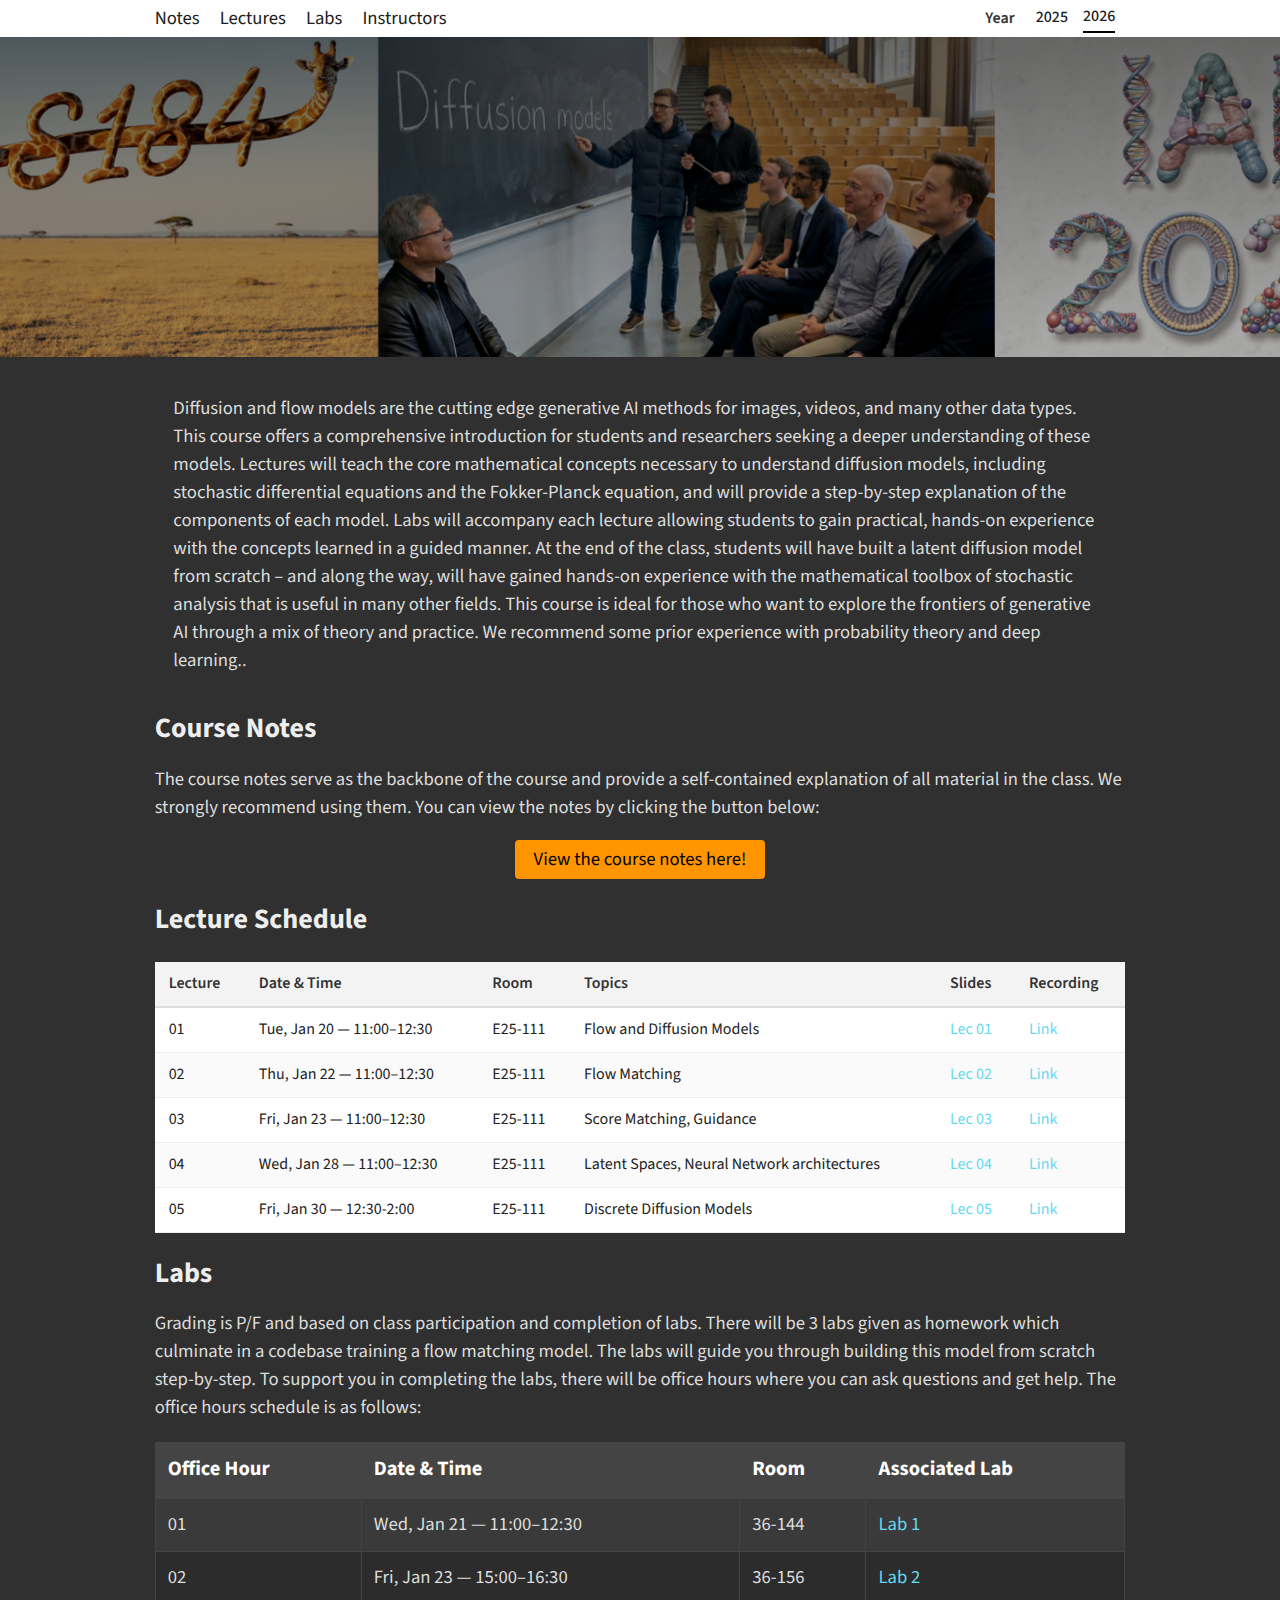
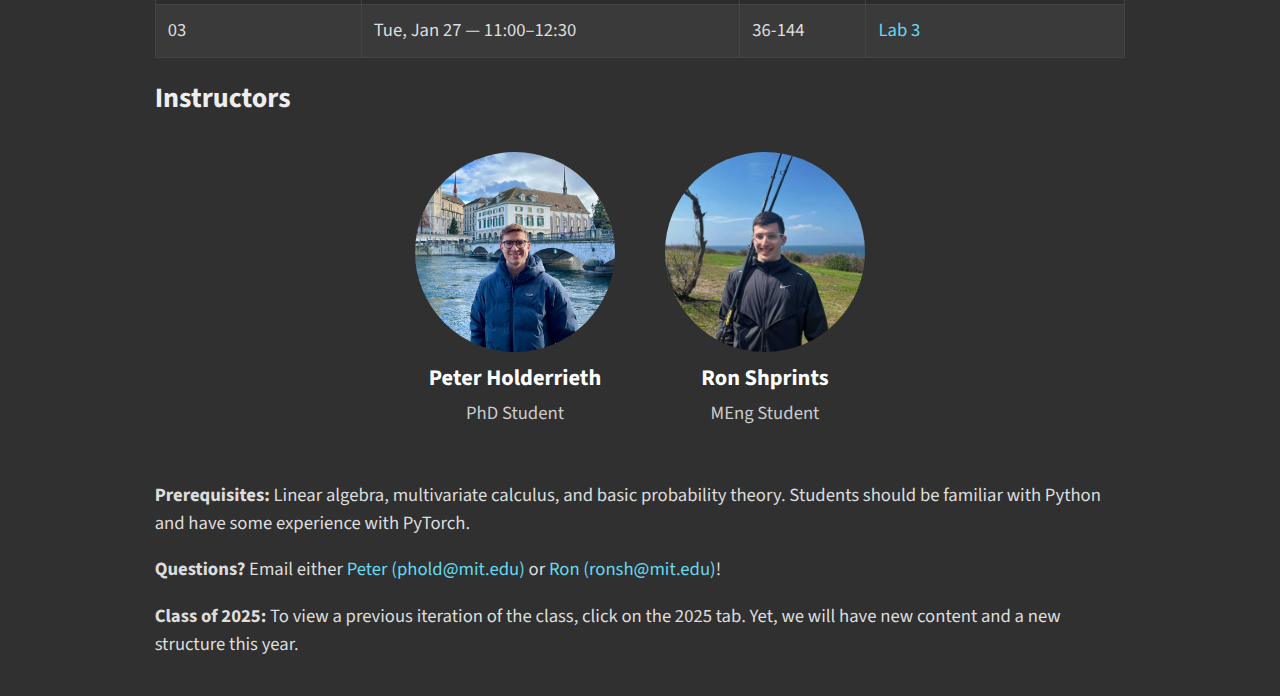
<file: 2026/index.html>
<!DOCTYPE html>
<html lang="en">

<head>
  <meta charset="utf-8">
  <title>Flow Matching and Diffusion Models — 2026 Version</title>

  <meta name="viewport" content="width=device-width, initial-scale=1.0">

  <link rel="stylesheet" href="../main.css">
</head>

<body>

  <div id="nav-bg">
    <nav id="top-nav" style="flex-grow: 0; display:flex; justify-content:space-between; align-items:center;">
      
      <!-- LEFT SIDE — MAIN NAVIGATION -->
      <ul id="navigation-list" class="pull-left navbar-ul" style="list-style-type:none !important; display:flex; gap:20px; margin-left:0;">
        <li><a href="#notes">Notes</a></li>
        <li><a href="#lectures">Lectures</a></li>
        <li><a href="#labs">Labs</a></li>
        <li><a href="#instructors">Instructors</a></li>
      </ul>

      <!-- RIGHT SIDE — YEAR TABS -->
      <div class="year-tabs pull-right">
        <span class="year-label">Year</span><a href="../2025/index.html" class="year-tab">2025</a><a href="../2026/index.html" class="year-tab active">2026</a>
      </div>
  </div>
 </nav>
  </div>


  <!-- HERO BANNER -->
  <header class="hero">
    <div class="hero-bg"></div>
    <div class="hero-content">
      <h1 class="hero-title">Introduction to Flow Matching and Diffusion Models 2026</h1>
      <p class="hero-subtitle">MIT Course 6.S184: Generative AI with Stochastic Differential Equations</p>
    </div>
  </header>

  <div id="content">


  <div id="content">
    <!-- <h1 class="title">Flow Matching and Diffusion Models (2026)</h1> -->
    <p>Diffusion and flow models are the cutting edge generative AI methods for images, videos, and many other data types. This course offers a comprehensive introduction for students and researchers seeking a deeper understanding of these models. Lectures will teach the core mathematical concepts necessary to understand diffusion models, including stochastic differential equations and the Fokker-Planck equation, and will provide a step-by-step explanation of the components of each model. Labs will accompany each lecture allowing students to gain practical, hands-on experience with the concepts learned in a guided manner. At the end of the class, students will have built a latent diffusion model from scratch – and along the way, will have gained hands-on experience with the mathematical toolbox of stochastic analysis that is useful in many other fields. This course is ideal for those who want to explore the frontiers of generative AI through a mix of theory and practice. We recommend some prior experience with probability theory and deep learning..</p>
  </div>

<h1 id="notes">Course Notes</h1>
  <p>
  The course notes serve as the backbone of the course and provide a self-contained explanation of all material in the class. We strongly recommend using them.  You can view the notes by clicking the button below:
  <div style="display: flex; justify-content: center;"> 
  <a href="../2026/docs/lecture_notes.pdf" target="_blank"
     style="display:inline-block;padding:0.3em 1em;
            background-color:#ff9500;color:#020202;
            text-decoration:none;border-radius:4px;"> 
    View the course notes here!
  </a>
  </div>
  </p>

<h1 id="lectures">Lecture Schedule</h1>

<table class="lecture-table">
  <thead>
    <tr>
      <th>Lecture</th>
      <th>Date & Time</th>
      <th>Room</th>
      <th>Topics</th>
      <th>Slides</th>
      <th>Recording</th>
    </tr>
  </thead>
  <tbody>
    <tr>
      <td>01</td>
      <td>Tue, Jan 20 — 11:00–12:30</td>
      <td>E25-111</td>
      <td>Flow and Diffusion Models</td>
      <td><a href="../2026/docs/20260120_Lecture_01.pdf">Lec 01</a></td>
      <td><a href="https://canvas.mit.edu/courses/35790/external_tools/594" target="_blank">Link</a></td>
    </tr>

    <tr>
      <td>02</td>
      <td>Thu, Jan 22 — 11:00–12:30</td>
      <td>E25-111</td>
      <td>Flow Matching</td>
      <td><a href="../2026/docs/20260122_Lecture_02.pdf">Lec 02</a></td>
      <td><a href="https://canvas.mit.edu/courses/35790/external_tools/594" target="_blank">Link</a></td>
    </tr>

    <tr>
      <td>03</td>
      <td>Fri, Jan 23 — 11:00–12:30</td>
      <td>E25-111</td>
      <td>Score Matching, Guidance</td>
      <td><a href="../2026/docs/20260123_Lecture_03.pdf">Lec 03</a></td>
      <td><a href="https://canvas.mit.edu/courses/35790/external_tools/594" target="_blank">Link</a></td>
    </tr>

    <tr>
      <td>04</td>
      <td>Wed, Jan 28 — 11:00–12:30</td>
      <td>E25-111</td>
      <td>Latent Spaces, Neural Network architectures</td>
      <td><a href="../2026/docs/20260128_Lecture_04_edited.pdf">Lec 04</a></td>
      <td><a href="https://canvas.mit.edu/courses/35790/external_tools/594" target="_blank">Link</a></td>
    </tr>

    <tr>
      <td>05</td>
      <td>Fri, Jan 30 — 12:30-2:00</td>
      <td>E25-111</td>
      <td>Discrete Diffusion Models</td>
      <td><a href="../2026/docs/20260130_Lecture_05.pdf">Lec 05</a></td>
      <td><a href="https://canvas.mit.edu/courses/35790/external_tools/594" target="_blank">Link</a></td>
    </tr>
  </tbody>
</table>

<style>
/* LECTURE TABLE — scoped styles */
.lecture-table {
  width: 100%;
  border-collapse: collapse;
  margin: 24px 0;
  font-size: 16px;
  color: #222;
  background: white;
}

.lecture-table th {
  padding: 10px 14px;
  background: #f3f3f3;
  border-bottom: 2px solid #ddd;
  text-align: left;
  font-weight: 600;
  color: #333;
}

.lecture-table td {
  padding: 10px 14px;
  border-bottom: 1px solid #eee;
}

.lecture-table tr:nth-child(even) td {
  background: #fafafa;
}

.lecture-table a.disabled-link {
  color: #888;
  text-decoration: none;
  pointer-events: none;
}
</style>



<h1 id="labs">Labs</h1>

Grading is P/F and based on class participation and completion of labs. There will be 3 labs given as homework which culminate in a codebase training a flow matching model. The labs will guide you through building this model from scratch step-by-step. 
To support you in completing the labs, there will be office hours where you can ask questions and get help. The office hours schedule is as follows:

<table class="schedule-table">
  <tr>
    <th>Office Hour</th>
    <th>Date & Time</th>
    <th>Room</th>
    <th>Associated Lab</th>
  </tr>

  <tr>
    <td>01</td>
    <td>Wed, Jan 21 — 11:00–12:30</td>
    <td>36-144</td>
    <td><a href="./labs/lab_one.html" target="_blank">Lab 1</a></td>
  </tr>

  <tr>
    <td>02</td>
    <td>Fri, Jan 23 — 15:00–16:30</td>
    <td>36-156</td>
    <td><a href="./labs/lab_two.html" target="_blank">Lab 2</a></td>
  </tr>

  <tr>
    <td>03</td>
    <td>Tue, Jan 27 — 11:00–12:30</td>
    <td>36-144</td>
    <td><a href="./labs/lab_three.html" target="_blank">Lab 3</a></td>
  </tr>
</table>


<h1 id="instructors">Instructors</h1>

<div class="instructors">
  <div class="instructor">
    <img src="assets/peter.jpeg" alt="Instructor Photo" class="instructor-photo" />
    <a href="https://www.peterholderrieth.com/" class="instructor-name">Peter Holderrieth</a>
    <p class="instructor-title">PhD Student</p>
  </div>
  <div class="instructor">
    <img src="assets/ron.jpg" alt="Instructor Photo" class="instructor-photo" />
    <a href="https://ronsh9.github.io/" class="instructor-name">Ron Shprints</a>
    <p class="instructor-title">MEng Student</p>
  </div>
</div>

<p><strong>Prerequisites:</strong> Linear algebra, multivariate calculus, and basic probability theory. Students should be familiar with Python and have some experience with PyTorch.</p>

<p><strong>Questions?</strong> Email either <a href="mailto:phold@mit.edu">Peter (phold@mit.edu)</a> or <a href="mailto:ronsh@mit.edu">Ron (ronsh@mit.edu)</a>!</p>

<p><strong>Class of 2025:</strong> To view a previous iteration of the class, click on the 2025 tab. Yet, we will have new content and a new structure this year.</p>

</body>

</html>
</file>
<file: main.css>
/* Copyright (c) 2017 Anish Athalye */
@import url(https://fonts.googleapis.com/css?family=Source+Sans+Pro);
@import url(https://fonts.googleapis.com/css?family=Source+Code+Pro);

/* Basic styling */
html {
  font-display: swap;
}

* {
  box-sizing: border-box;
  margin: 0;
  padding: 0;
  text-rendering: geometricPrecision;
}

html {
/*  font-size: 14px;
  font-family: "Source Sans Pro", "Helvetica Neue", Helvetica, Arial, sans-serif;*/
  font-family: "Source Sans Pro", sans-serif;
  font-size: 14pt;
  line-height: 1.5;
}

@media(min-width: 480px) {
  html {
    font-size: 16px;
    font-size: 14pt;
  }
}

body {
  margin: 0;
  background-color: #303030;
  color: #ddd;
  overflow-y: scroll;
}

h1, h2, h3, h4, h5, h6 {
  margin-bottom: 1rem;
  font-weight: bold;
  color: #eee;
  /*text-decoration: underline;*/
  line-height: 1.25;
  font-size: 1rem;
}

h1 {
  margin-top: 1.25rem;
  font-size: 1.5rem;
}

h2 {
  margin-top: 1.25rem;
  font-size: 1.1rem;
}

p {
  margin-top: 0;
  margin-bottom: 1rem;
}

strong {
  font-weight: bold;
}

em {
  font-style: italic;
}

ul {
  list-style-position: inside;
  padding-left: 1rem;
}

ol {
  margin-left: 1rem;
}

li > ul {
  padding-left: 2rem;
}


ul, ol {
  margin-bottom: 1rem;
}

ul ul, ol ul, ul ol, ol ol {
  margin-bottom: inherit;
}

ul.double-spaced li {
  margin-top: 1rem;
}

pre, code {
  font-family: "Source Code Pro", "Menlo", "DejaVu Sans Mono", "Lucida Console", monospace;
}

code {
  background-color: rgba(27,31,35,.05);
  border-radius: 3px;
  padding: 0 0.2rem;
  /*font-size: 0.9em;*/
  font-size: 12pt;
}

pre {
  margin: 1rem;
  padding: 0.5rem 0.7rem;
  border: 1px solid #444;
  border-radius: 6px;
  background-color: #222;
  /*font-size: .8rem;*/
  font-size: 11pt;
  overflow-x: auto;
}

pre code {
  color: inherit;
  background: none;
  font-size: 100%;
  padding: 0;
}

a {
  color: #66D9EF;
  text-decoration: none;
}

a:hover {
  color: #fff;
  background-color: #54008c;
}

img, video {
  display: block;
  margin-left: auto;
  margin-right: auto;
  border-radius: 5px;
  max-width: 100%;
  max-height: 80vh;
}

video {
  margin-bottom: 1rem;
}

summary {
  outline: none;
  user-select: none;
}

hr {
  position: relative;
  margin: 1.5rem 0;
  border: 0;
  border-top: 1px solid #eee;
  border-bottom: 1px solid #fff;
}

/* Classes */

.title {
  font-size: 2rem;
}

.subtitle {
  font-size: 1.5rem;
  margin-left: 1rem;
}

.small {
  font-size: 0.75rem;
}

.small p {
  margin-bottom: 0;
}

.center {
  text-align: center;
}

.gap {
  margin-top: 4rem;
  margin-bottom: 4rem;
}

.accent {
  color: #8c0038;
}

.youtube-wrapper {
  position: relative;
  height: 0;
  margin-bottom: 1rem;
}

.youtube-wrapper iframe {
  position: absolute;
  top: 0;
  left: 0;
  width: 100%;
  height: 100%;
  border: 0;
}

/* Elements */

#content {
  max-width: 54rem;
  margin: 0 auto;
  margin-bottom: 2rem;
  padding: 1rem 1rem 0 1rem;
}

.demo {
  margin-top: 2em;
  margin-bottom: 2em;
}

#nav-bg {
  margin: 0;
  padding: 0.25rem 1rem;
  font-family: "Source Sans Pro", sans-serif;
  background: #FFFFFF;
  color: #fff;
  list-style-type: none !important;
}

#top-nav {
  display: flex;
  justify-content: space-between; /* Push items to the sides */
  align-items: center; /* Vertically center items */
  max-width: 54rem;
  margin: 0 auto;
  padding: 0 1rem 0 1rem;
  text-align: center;
}

#top-nav a {
  color: #fff;
  text-decoration: none;
}

#nav-bg, a#logo, #top-nav a {
  background-color: #FFFFFF;
  color: #202020;
}

.navbar-ul {
  display: inline-block;
  list-style-type: none;
  margin: 0;
  padding: 0px 0 0px 0;
  margin-left: 20px;
}

.navbar-list {
  margin: 0 5px 0 10px;
  font-size: large;
}

#top-nav.ul {
  list-style-type: none;
}

#navigation-list {
  display: flex;
  align-items: center; /* Vertically center the items */
  list-style-type: none;
  padding: 0;
  margin: 0;
}

#top-nav a:hover {
  color: #000;
  background-color: #fff;
}

a#logo {
  color: #f2deff;
}

a:hover#logo {
  color: #000;
}

#menu-icon {
  display: none;
}

.trigger {
  display: none;
}

input[type=checkbox]:checked ~ .trigger {
  display:block;
  margin: auto;
}

.menu-label {
  font-family: "Source Code Pro", "Menlo", "DejaVu Sans Mono", "Lucida Console", monospace;
}

input[type=checkbox] ~ .menu-label:after {
  content: "(+)";
}

input[type=checkbox]:checked ~ .menu-label:after {
  content: "(-)";
}

.nav-link {
  display: block;
}

.trigger-child {
  display: inline-block;
  text-align: initial;
}


/* in terms of our fixed-width layout; if smaller than this, we want to
 * collapse the menu */
@media (min-width: 40rem) {
  .menu-label {
    display: none;
  }

  .trigger {
    display: inline;
    padding-top: inherit;
  }

  .trigger-child {
    display: inline;
    text-align: initial;
  }

  input[type=checkbox]:checked ~ .trigger {
    display: inline;
  }

  .nav-link {
    display: initial;
  }

}

/* Instructor groups layout (Lectures / Labs) */
.instructors-groups {
  display: flex;
  justify-content: center;
  align-items: flex-start;
  gap: 40px;
  flex-wrap: wrap;
  margin: 20px 0;
}

.instructor-group {
  display: flex;
  flex-direction: column;
  align-items: center;
}

.instructor-group-label {
  text-align: center;
  font-size: 0.85em;
  font-weight: 600;
  letter-spacing: 0.08em;
  text-transform: uppercase;
  color: #aaa;
  margin-bottom: 12px;
  border-bottom: 1px solid #444;
  padding-bottom: 6px;
  width: 100%;
}

/* General container styling */
.instructors {
  display: flex; /* Align columns side by side */
  justify-content: center; /* Add space between the two columns */
  gap: 20px; /* Add a gap between the columns */
  flex-wrap: wrap; /* Allow wrapping if the screen is too small */
  margin: 20px;
}

/* Individual instructor styling */
.instructor {
  display: flex;
  flex-direction: column; /* Stack items vertically */
  align-items: center; /* Center items horizontally */
  text-align: center; /* Center text within the column */
  width: 230px;
  padding: 15px; /* Add padding for spacing */
}

/* Remove border and background color */
.instructor {
  border: none; /* Remove the border */
  background-color: transparent; /* Set background color to none */
}

/* Instructor photo styling */
.instructor-photo {
  width: 200px; /* Set the size of the photo */
  height: 200px; /* Maintain a square aspect ratio */
  border-radius: 50%; /* Make the image circular */
  margin-bottom: 10px;
}

/* Instructor name styling */
.instructor-name {
  font-size: 1.2em;
  font-weight: bold;
  color: #fff; /* Adjust the color to match the dark background */
  text-decoration: none;
  margin-bottom: 5px;
}

/* Instructor title styling */
.instructor-title {
  font-size: 1em;
  color: #ccc; /* Softer color for the title */
  margin-top: 0;
}

.schedule-table {
  width: 100%;
  border-collapse: collapse;
  margin: 20px 0;
  font-size: 1rem;
  text-align: left;
  background-color: #2c2c2c;
  color: #ddd;
}

.schedule-table th, .schedule-table td {
  border: 1px solid #444;
  padding: 12px;
  vertical-align: top;
}

.schedule-table th {
  background-color: #444;
  color: #fff;
  font-size: 1.1rem;
}

.schedule-table tr:nth-child(even) {
  background-color: #3a3a3a;
}

.lecture-title {
  font-weight: bold;
  font-size: 1.1rem;
}

.video-embed {
  width: 255px; 
  height: 125px;
}

.watch-youtube {
  display: inline-block;
  margin-top: 5px;
  padding: 6px 10px;
  background-color: #ff0000;
  color: white;
  text-decoration: none;
  border-radius: 5px;
  font-size: 0.9rem;
}

.watch-youtube:hover {
  background-color: #cc0000;
}

.lecture-points {
  margin: 5px 0 0 15px;
  padding-left: 10px;
}

/* .labs-container {
  display: flex;
  flex-direction: column;
  align-items: center;
  text-align: center;
  margin-top: 20px;
}

.lab-card {
  background: #2c2c2c;
  padding: 15px;
  border-radius: 10px;
  border: 1px solid #444;
  text-align: center;
  width: 80%;
  max-width: 600px;
  margin-bottom: 15px;
}

.lab-card h3 {
  margin-bottom: 10px;
  color: #ff9500;
}

.colab-button {
  display: inline-flex;
  align-items: center;
  background-color: #ffcc00;
  color: #202020;
  padding: 8px 12px;
  font-size: 1rem;
  font-weight: bold;
  border-radius: 5px;
  text-decoration: none;
  transition: background-color 0.3s;
}

.colab-button:hover {
  background-color: #ffdb4d;
}

.colab-logo {
  width: 20px;
  height: 20px;
  margin-right: 8px;
} */

.labs-container {
  display: flex;
  flex-direction: column;
  align-items: center;
  text-align: center;
  margin-top: 20px;
}

.lab-card {
  background: #2c2c2c;
  padding: 15px;
  border-radius: 10px;
  border: 1px solid #444;
  text-align: left;
  width: 80%;
  max-width: 600px;
  margin-bottom: 15px;
  display: flex;
  justify-content: space-between;
  align-items: center;
}

.lab-title {
  font-size: 1.2rem;
  font-weight: bold;
  color: #ff9500;
}

.colab-button {
  display: inline-flex;
  align-items: center;
  background-color: #ffcc00;
  color: #202020;
  padding: 8px 12px;
  font-size: 1rem;
  font-weight: bold;
  border-radius: 5px;
  text-decoration: none;
  transition: background-color 0.3s;
  white-space: nowrap; /* Prevents wrapping */
}

.colab-button:hover {
  background-color: #ffdb4d;
}

.colab-logo {
  width: 20px;
  height: 20px;
  margin-right: 8px;
}

.disabled-link {
  pointer-events: none;  /* Prevents clicking */
  color: grey;           /* Grey out the text */
  text-decoration: none; /* Remove underline */
  opacity: 0.6;          /* Reduce visibility */
}


.year-selector-container {
  display: inline-flex;
  align-items: center;
  margin-left: 15px;
  font-size: 14px;
}

.year-label {
  font-weight: 600;
  margin-right: 6px;
}

#year-selector {
  padding: 4px 6px;
  font-size: 14px;
  border-radius: 4px;
  border: 1px solid #ccc;
}


.year-pill {
  display: inline-flex;
  border: 1px solid #ddd;
  border-radius: 999px;
  overflow: hidden;
  margin-left: 20px;
  height: 28px;
  align-items: center;
  background: white;
}

.year-pill .pill {
  padding: 4px 14px;
  font-size: 14px;
  text-decoration: none;
  color: #333;
  font-weight: 500;
  line-height: 20px;
}

.year-pill .pill:hover {
  background: #f3f3f3;
}

.year-pill .pill.active {
  background: #ff9500;
  color: white !important;
  font-weight: 600;
}


/* ------------------------- */
/*   Year selector (right)   */
/* ------------------------- */

.year-tabs {
  display: flex;
  gap: 15px;
  align-items: center;
  font-size: 16px;
  margin-right: 10px;
}

.year-label {
  font-weight: 600;
  color: #333;
}

.year-tab {
  text-decoration: none;
  color: #333;
  font-weight: 500;           /* same for both years */
  padding-bottom: 2px;        /* so the underline has a bit of room */
}

.year-tab:hover {
  text-decoration: underline;
}

.year-tab.active {
  /* no font-weight change */
  border-bottom: 2px solid #000;
  text-decoration: none;      /* avoid double-underlining */
}


.year-tabs {
    font-size: 0;
}

.year-tabs a,
.year-tabs span {
    font-size: 16px;
}
/* ============================
   BEAUTIFUL HERO BANNER
   ============================ */

:root {
  --hero-image: url('2026/assets/bannerv0.png'); /* <-- YOU PUT YOUR IMAGE HERE */
}

.hero {
  position: relative;
  width: 100%;
  height: 320px; /* adjust as desired */
  overflow: hidden;
  display: flex;
  align-items: center;
  justify-content: center;
  margin-top: 0; /* ensures it connects cleanly to the navbar */
}

.hero-bg {
  position: absolute;
  top: 0; left: 0;
  width: 100%;
  height: 100%;

  background-image: linear-gradient(
      rgba(0,0,0,0.55),
      rgba(0,0,0,0.25)
    ),
    var(--hero-image);

  background-size: cover;
  background-position: center center;
  background-repeat: no-repeat;

  filter: brightness(0.9);
  transform: scale(1.00);
  animation: hero-zoom 12s ease-in-out infinite alternate;
  z-index: 1;
}

/* Subtle Ken Burns zoom-in animation */
@keyframes hero-zoom {
  from { transform: scale(1.00); }
  to   { transform: scale(1.00); }
}

.hero-content {
  position: relative;
  z-index: 2;
  text-align: center;
  color: white;
  padding: 20px;
  animation: fade-slide-in 1.2s ease-out forwards;
  opacity: 0;
  transform: translateY(15px);
  margin-top: 170px;
}

/* Smooth text reveal */
@keyframes fade-slide-in {
  to {
    opacity: 1;
    transform: translateY(0);
  }
}

.hero-title {
  font-size: 42px;
  font-weight: 800;
  margin: 0;
  line-height: 1.2;
  text-shadow: 0 4px 14px rgba(0,0,0,0.4);
}

.hero-subtitle {
  margin-top: 8px;
  font-size: 20px;
  opacity: 0.92;
  font-weight: 400;
  text-shadow: 0 3px 10px rgba(0,0,0,0.35);
}
</file>
